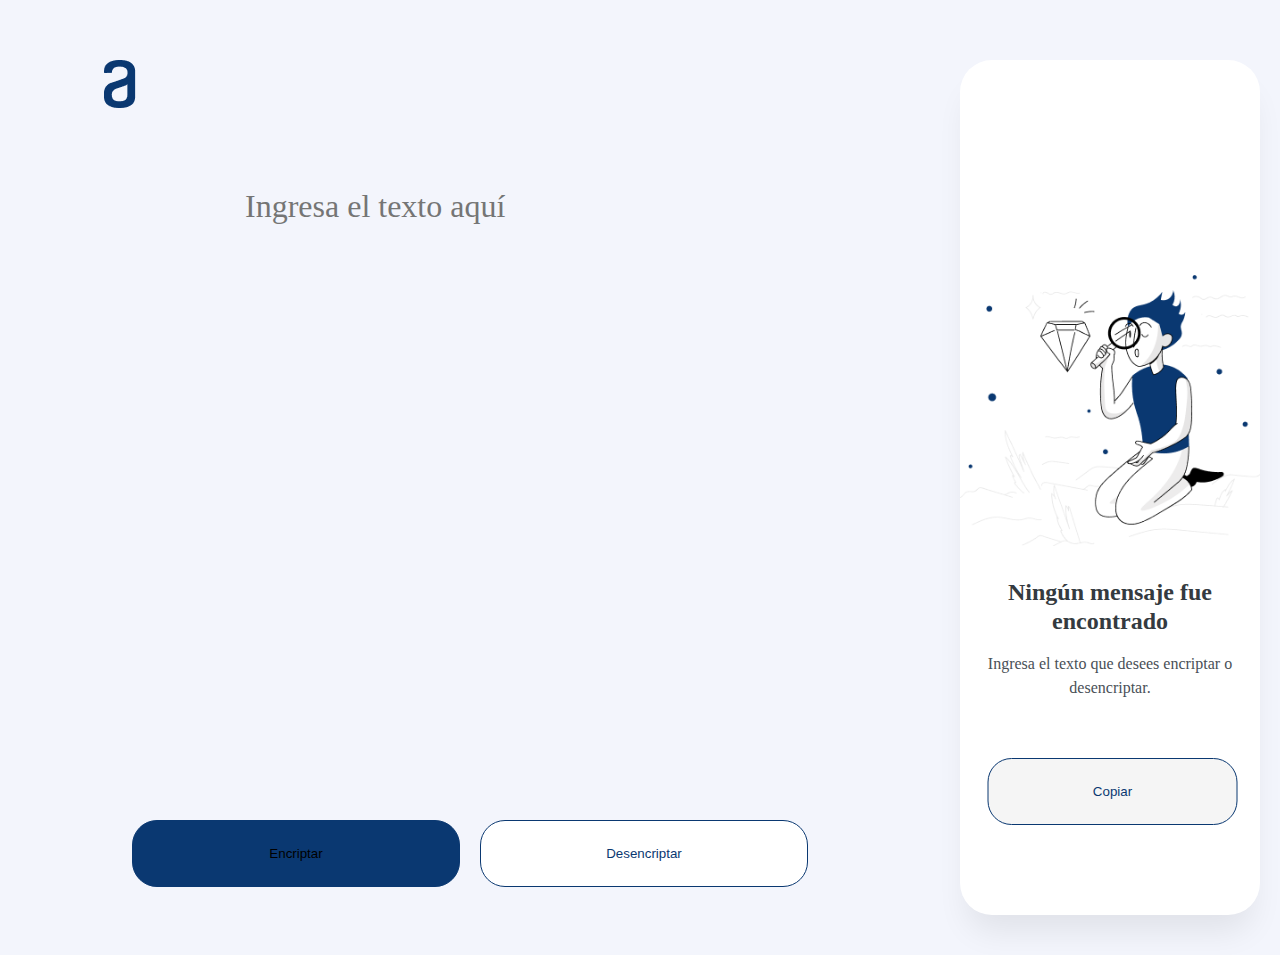
<file: index.html>
<!DOCTYPE html>
<html>
<head>
    <meta charset="UTF-8">
    <meta name="viewport" content="width=device-width, initial-scale=1.0">
    <title>Encriptador y desencriptador de texto</title>
    <link rel="stylesheet" href="assets/css/style.css"> <!-- Archivo CSS para estilos de la página -->
</head>
<body>
    
    <!-- Contenedor de la imagen -->
    <div class="image-container" style="border-radius: 32px; background: var(--white, #FFF); box-shadow: 0px 24px 32px -8px rgba(0, 0, 0, 0.08);">
        <img src="assets/img/imagen1.png" alt="Imagen" />

        <!-- Contenedor de resultados -->
        <div class="result">
            <div id="internal-text">
                <p>Ningún mensaje fue </p>
                <p>encontrado</p>
            </div>
        <div class="result2">
            <p class="message1">Ingresa el texto que desees encriptar o</p>
            <p class="message1">             desencriptar.</p>
        </div>
        <div id="texto-dos-lineas"></div>
        <button class="copy custom-button" onclick="copyResult()">Copiar</button>
      </div>
      
    </div>

    <!-- Contenedor de la segunda imagen -->
    <div class="image-ta">
        <img src="assets/img/logo.png" alt="Imagen" class="image-t">
    </div>
  
    <!-- Contenedor del campo de entrada de texto -->
    <div class="input-container">
        <input type="text" id="external-text" placeholder="Ingresa el texto aquí">
    </div>

    <!-- Contenedor de los botones -->
    <div class="button-container">
        <button class="encrypt-button" onclick="encryptText()">Encriptar</button>
        <span style="margin: 10px;"></span>
        <button class="decrypt-button" onclick="decryptText()">Desencriptar</button>
    </div>
    
    <script src="assets/js/script.js"></script> <!-- Archivo JavaScript para funcionalidad de la página -->
</body>
</html>
</file>
<file: assets/css/style.css>
body {
    font-family: Arial, sans-serif;
    margin: 0;
    padding: 20px;
    background: var(--light-blue-light-blue-100, #F3F5FC); /* Establece el fondo de la página */
}

.image-ta {
    position: relative;
    margin-left: 40px;
    margin-top: 40px;
    position: absolute;
top: 20px; 
left: 20px; 
}

.image-ta .image-t {
    width: 120px;
    height: 48px;
    flex-shrink: 0;
}

h1 {
    text-align: center;
}

label {
    display: block;
    margin-bottom: 10px;
}

.input-container {
    position: relative;
    margin-left: 225px;
    margin-top: 168px;
position: absolute;
top: 20px; 
left: 20px; 

}


.input-container input[type="text"] {
    background: var(--color-main);
    height: 100%;
    width: 100%;
    padding: 0;
    border: 0;
    outline: none;
    border-color: none;
    font-family: Inter;
    font-weight: 400;
    font-size: 32px;
    color: var(--color-accent-1);
    resize: none;
    text-align: none ;
    
}

input[type="text"]:focus {
    border-color: #0A3871;
}

.button-container {
    display: flex;
    justify-content: center;
    margin-top: 800px;
    
}

button {
    width: 40%;
    height: 67px;
    border-radius: 25px;
    border: 1px;
    padding: 24px;
    gap: 8px;
}

.encrypt-button {
    width: 328px;
    height: 67px;
    border-radius: 25px;
    border: 1px;
    padding: 24px;
    gap: 8px;
    background-color: #0A3871;
    border: 1px solid var(--dark-blue-dark-blue-300, #0A3871);

}

.decrypt-button {
    width: 328px;
    height: 67px;
    border-radius: 25px;
    border: 1px;
    padding: 24px;
    gap: 8px;
    background-color: white;
    color: #0A3871;
    border: 1px solid var(--dark-blue-dark-blue-300, #0A3871);
}

.copy {
    width: 250px;
    height: 67px;
    border-radius: 25px;
    border: 1px;
    padding: 24px;
    gap: 8px;
    background-color: whitesmoke;
    color: #0A3871;
    margin-top: 370px;
    border-radius: 24px;
    border: 1px solid var(--dark-blue-dark-blue-300, #0A3871);
}

.custom-button {
    position: absolute;
    bottom: 75px; 
    transform: translateX(1%);
  }
  


  .result {
    display: flex;
    flex-direction: column;
    align-self: stretch;
    align-items: center;
    margin: 0 auto; 
    text-align: center;
    word-wrap: break-word;
    line-height: 1.2; 
    padding-top: 32px;
  }

 .result2 {
        
        padding-top: 16px;
  }

  .result p {
    color: var(--gray-gray-500, #343A40);
    text-align: center;
    font-size: 24px;
    font-family: Inter;
    font-style: normal;
    font-weight: 700;
    line-height: 120%;
    margin: 0px 0;
  }

  .result .message1 {
    color: var(--gray-gray-400, #495057);
    text-align: center;
    font-size: 16px;
    font-family: Inter;
    font-style: normal;
    font-weight: 400;
    line-height: 150%;
    
  }


input.no-border {
    border: none;
    outline: none;
  }
  

.image-container {
    max-width: 90%;
    height: auto;
    margin: 40px auto; 
    text-align: center;
    display: flex;
    flex-direction: column;
    align-items: center;
    justify-content: center;
    width: 400px;
    height: 855px;
    flex-shrink: 0;
    float: right;
    max-width: 300px;
    margin-left: 40px;
}


.image-container img {
    width: 100%;
    height: auto;
}
</file>
